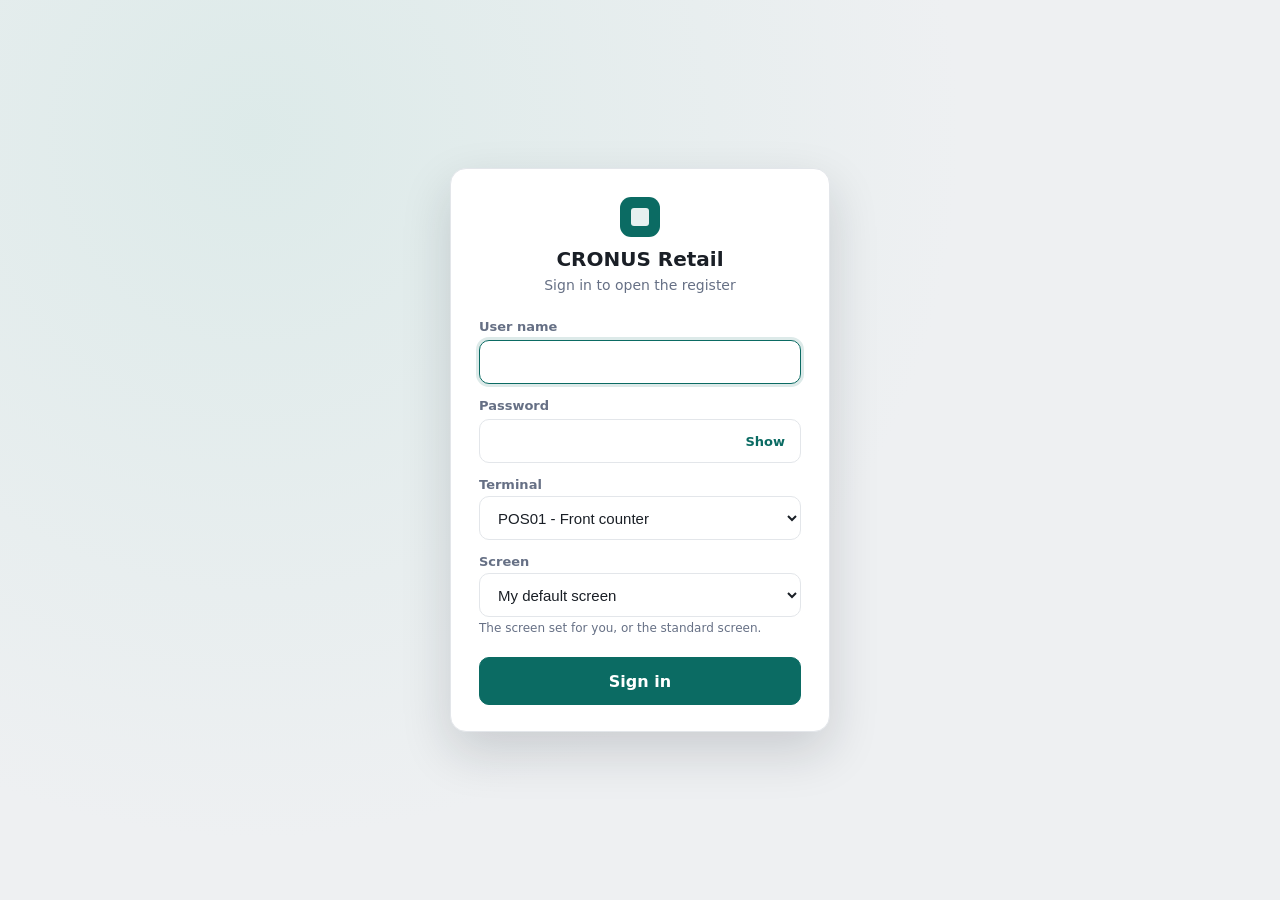
<file: preview/index.html>
<!doctype html>
<!--
  Browser preview of the register UI with a tiny fake "Business Central" behind it.
  Open this file directly in a browser. It is NOT part of the AL app.
-->
<html>
<head>
<meta charset="utf-8">
<title>POS preview</title>
<link rel="stylesheet" href="../src/ControlAddIn/css/pos.css">
</head>
<body>
<div id="controlAddIn"></div>
<script>
(function () {
  var items = [
    { no: '1896-S', description: 'ATHENS Desk', price: 1000.8, uom: 'PCS', tracked: true, stock: 12, category: 'DESK', vat: 15 },
    { no: '1906-S', description: 'ATHENS Mobile Pedestal', price: 392.5, uom: 'PCS', tracked: true, stock: 3, category: 'DESK', vat: 15 },
    { no: '1968-S', description: 'MEXICO Swivel Chair, black', price: 190.1, uom: 'PCS', tracked: true, stock: 0, category: 'CHAIR', vat: 15 },
    { no: '1964-S', description: 'TOKYO Guest Chair, blue', price: 192.8, uom: 'PCS', tracked: true, stock: 40, category: 'CHAIR', vat: 15 },
    { no: 'GL-1', description: 'Gift wrapping', price: 5, uom: 'PCS', tracked: false, stock: 0, category: '', vat: 0 }
  ];
  var barcodes = { '5449000000996': '1964-S' };
  var customers = [{ no: 'CASH', name: 'Walk-in customer', phone: '', city: '' }, { no: '10000', name: 'Adatum Corporation', phone: '555-0100', city: 'Atlanta' }];
  var cfg = { companyName: 'CRONUS Retail', footer: 'Thank you!', startFullScreen: location.search.indexOf('fullscreen') > -1, currency: 'EGP', maxDiscount: 20, precision: 0.01, idleMinutes: (/idle=([\d.]+)/.exec(location.search) || [0, 0])[1] * 1,
    paymentMethods: [
      { code: 'CASH', description: 'Cash', type: 'Cash', isCash: true, quickAmounts: '50,100,200,500' },
      { code: 'CARD', description: 'Card', type: 'Card', isCash: false, quickAmounts: '' }],
    categories: [{ code: 'DESK', description: 'Desks' }, { code: 'CHAIR', description: 'Chairs' }],
    themeCode: (/theme=(\w+)/.exec(location.search) || [0, 'TEAL'])[1],
    themes: [
      { code: 'TEAL', name: 'Teal (light)', accent: '#0B6B63', accentText: '#FFFFFF', background: '#EEF0F2', panel: '#FFFFFF', text: '#1A1F26', muted: '#667085', border: '#E3E6EA', danger: '#B42318' },
      { code: 'MIDNIGHT', name: 'Midnight (dark)', accent: '#2DD4BF', accentText: '#062A27', background: '#0F141A', panel: '#1A222B', text: '#E7ECF2', muted: '#98A2B3', border: '#2A3541', danger: '#F97066' },
      { code: 'SUNSET', name: 'Sunset (warm)', accent: '#C2410C', accentText: '#FFFFFF', background: '#FBF3EA', panel: '#FFFFFF', text: '#2B1D14', muted: '#7A6250', border: '#EADBC9', danger: '#B42318' },
      { code: 'BAD', name: 'Broken colors', accent: 'red', accentText: '', background: '#12', panel: null, text: '#1A1F26', muted: '#667085', border: '#E3E6EA', danger: '#B42318' }],
    headerPicture: (location.search.indexOf('nopics') > -1) ? '' : '[data-uri]',
    footerPicture: (location.search.indexOf('nopics') > -1) ? '' : '[data-uri]',
    setupIssues: (location.search.indexOf('issues') > -1) ? ['Receipt Nos. is missing in POS Setup.'] : [] };
  var seq = 1, receipt, held = [], posted = [];
  // ---- mock stores and terminals (the real ones are the POS Store / POS Terminal tables)
  var noTerms = location.search.indexOf('noterminals') > -1;
  var stores = {
    MAIN: { no: 'MAIN', name: 'Main Store', address: '12 Nile Street, Cairo', phone: '02 555 0100', taxNo: '100-200-300' },
    MALL: { no: 'MALL', name: 'City Mall Branch', address: 'Level 2, City Mall, Giza', phone: '02 555 0200', taxNo: '100-200-301' },
    DELIV: { no: 'DELIV', name: 'Delivery Hub', address: '5 Ring Road, Cairo', phone: '02 555 0300', taxNo: '100-200-302', delivery: true }
  };
  var deliveryClients = [
    { no: 'DC0001', name: 'Mona Adel', phone: '010 5550 123', address: '14 Garden Street, Giza', zone: 'WEST', blocked: false },
    { no: 'DC0002', name: 'Hotel Nile', phone: '02 555 7000', address: 'Corniche Road, Cairo', zone: 'CENTRAL', blocked: false },
    { no: 'DC0003', name: 'Omar Fathy', phone: '012 5550 987', address: '8 Road 9, Maadi', zone: 'SOUTH', blocked: false },
    { no: 'DC0004', name: 'Blocked Client', phone: '000', address: '', zone: '', blocked: true }
  ];
  var deliveryDrivers = [
    { no: 'DRV-01', name: 'Samir', phone: '010 111 2222', vehicle: 'Van', status: 'Available', store: 'DELIV' },
    { no: 'DRV-02', name: 'Karim', phone: '010 333 4444', vehicle: 'Motorbike', status: 'On Delivery', store: '' },
    { no: 'DRV-03', name: 'Tarek', phone: '010 555 6666', vehicle: 'Car', status: 'Off Duty', store: '' },
    { no: 'DRV-04', name: 'Wael', phone: '010 777 8888', vehicle: 'Van', status: 'Available', store: 'MAIN' }
  ];
  var terminals = noTerms ? {} : {
    POS01: { no: 'POS01', description: 'Front counter', storeNo: 'MAIN', status: 'Active', managerOnly: false, autoLogoff: 0 },
    POS02: { no: 'POS02', description: 'Garden counter', storeNo: 'MAIN', status: 'Active', managerOnly: false, autoLogoff: ((/logoffmin=([\d.]+)/.exec(location.search) || [0, 0])[1] * 1) },
    POS03: { no: 'POS03', description: 'Spare', storeNo: 'MAIN', status: 'Maintenance', managerOnly: false, autoLogoff: 0 },
    POS11: { no: 'POS11', description: 'Mall counter', storeNo: 'MALL', status: 'Active', managerOnly: false, autoLogoff: 0 },
    POS12: { no: 'POS12', description: 'Mall back office', storeNo: 'MALL', status: 'Active', managerOnly: true, autoLogoff: 0 },
    POS21: { no: 'POS21', description: 'Delivery desk', storeNo: 'DELIV', status: 'Active', managerOnly: false, autoLogoff: 0 }
  };
  cfg.hasTerminals = !noTerms;
  var recs = {};

  function newReceipt() { receipt = { no: 'R' + String(seq++).padStart(5, '0'), status: 'Open', onHold: false, customerNo: 'CASH', customerName: 'Walk-in customer', lines: [], payments: [], cashier: 'HANY', date: '2026-11-10', time: '17:45', invoiceNo: '', itemCount: 0, subtotal: 0, discount: 0, vat: 0, total: 0, tendered: 0, change: 0, terminal: '', storeNo: '', store: {}, deliveryClientNo: '', deliveryClientName: '', deliveryDriverNo: '', deliveryDriverName: '', deliveryStatus: '' }; if (sess.loggedIn) stamp(); }
  function r2(n) { return Math.round(n * 100) / 100; }
  function calc() {
    var base = {}, sub = 0, disc = 0, vat = 0;
    receipt.lines.forEach(function (l) {
      l.discountAmount = r2(l.qty * l.unitPrice * l.discountPct / 100);
      l.lineAmount = r2(l.qty * l.unitPrice) - l.discountAmount;
      sub += l.lineAmount; disc += l.discountAmount; base[l.vatPct] = (base[l.vatPct] || 0) + l.lineAmount;
    });
    Object.keys(base).forEach(function (p) { vat += r2(base[p] * p / 100); });
    receipt.subtotal = r2(sub); receipt.discount = r2(disc); receipt.vat = r2(vat); receipt.total = r2(sub + vat);
  }
  function add(no, qty) {
    var it = items.filter(function (i) { return i.no === no; })[0];
    if (!it) throw new Error('Item ' + no + ' does not exist.');
    var l = receipt.lines.filter(function (x) { return x.itemNo === no && !x.discountPct; })[0];
    if (l) l.qty += qty; else receipt.lines.push({ lineNo: (receipt.lines.length + 1) * 10000, itemNo: no, description: it.description, uom: it.uom, qty: qty, unitPrice: it.price, discountPct: 0, discountAmount: 0, lineAmount: 0, vatPct: it.vat });
    calc();
  }
  function products(text, cat) {
    text = (text || '').toLowerCase();
    return items.filter(function (i) { return (!cat || i.category === cat) && (!text || i.description.toLowerCase().indexOf(text) > -1 || i.no.toLowerCase().indexOf(text) === 0); });
  }
  // ---- mock session (the real one is the POS Session codeunit)
  var users = { ADMIN: { pw: 'admin123', admin: true, store: '' }, ANNA: { pw: 'anna1234', admin: false, store: 'MAIN', design: 'touch' }, BOB: { pw: 'bob12345', admin: false, store: 'MALL' } };
  var sess = { loggedIn: false, userName: '', isAdmin: false, terminal: null, design: '' };
  var setupDesign = (location.search.match(/[?&]setupdesign=(\w+)/) || [])[1] || '';
  var DESIGN_CODES = ['classic', 'touch', 'scan'];
  var fails = 0, lockedUntil = 0, noUsers = location.search.indexOf('nousers') > -1;
  function sessionJson(extra) {
    var o = { loggedIn: sess.loggedIn, userName: sess.userName, isAdmin: sess.isAdmin, hasUsers: !noUsers, themeCode: cfg.themeCode,
              idleMinutes: (sess.terminal && sess.terminal.autoLogoff > 0) ? sess.terminal.autoLogoff : cfg.idleMinutes };
    if (sess.loggedIn) o.design = sess.design;
    if (sess.loggedIn && sess.terminal) {
      o.terminal = { no: sess.terminal.no, description: sess.terminal.description, storeNo: sess.terminal.storeNo, storeName: stores[sess.terminal.storeNo].name, delivery: !!stores[sess.terminal.storeNo].delivery };
    } else if (!sess.loggedIn) {
      o.terminals = Object.keys(terminals).map(function (k) { return terminals[k]; }).filter(function (t) { return t.status === 'Active'; })
        .map(function (t) { return { no: t.no, description: t.description, storeNo: t.storeNo, storeName: stores[t.storeNo].name }; });
    }
    if (extra) o.error = extra;
    return o;
  }
  function sessionActions(action, p) {
    if (action === 'session') return { session: sessionJson() };
    if (action === 'logout') { stash(); sess = { loggedIn: false, userName: '', isAdmin: false, terminal: null }; return { session: sessionJson() }; }
    if (action === 'login') {
      stash();
      sess = { loggedIn: false, userName: '', isAdmin: false, terminal: null };
      if (Date.now() < lockedUntil) return { session: sessionJson('Too many failed attempts. Try again in 30 seconds.') };
      var u = noUsers ? null : users[String(p.userName || '').toUpperCase()];
      if (u && u.pw === p.password) {
        fails = 0;
        var term = null;
        if (Object.keys(terminals).length) {
          if (!p.terminalNo) return { session: sessionJson('Choose the terminal you are working at.') };
          term = terminals[p.terminalNo];
          if (!term) return { session: sessionJson('That terminal does not exist.') };
          if (term.status !== 'Active') return { session: sessionJson('Terminal ' + term.no + ' is not active (status: ' + term.status + ').') };
          if (u.store && u.store !== term.storeNo) return { session: sessionJson('User ' + String(p.userName).toUpperCase() + ' works in store ' + u.store + ' and cannot sign in to terminal ' + term.no + ' of store ' + term.storeNo + '.') };
          if (term.managerOnly && !u.admin) return { session: sessionJson('Terminal ' + term.no + ' can only be used by an administrator.') };
        }
        var chosen = DESIGN_CODES.indexOf(p.design) > -1 ? p.design : (u.design || setupDesign || 'classic');
        sess = { loggedIn: true, userName: String(p.userName).toUpperCase(), isAdmin: u.admin, terminal: term, design: chosen };
        var key = sess.userName + '|' + (term ? term.no : '');
        receipt = recs[key] || (newReceipt(), receipt);
        stamp();
        return null;
      }
      if (++fails >= 5) { lockedUntil = Date.now() + 30000; fails = 0; return { session: sessionJson('Too many failed attempts. Try again in 30 seconds.') }; }
      return { session: sessionJson('Wrong user name or password.') };
    }
    return null;
  }
  function stash() { if (sess.loggedIn && receipt) recs[sess.userName + '|' + (sess.terminal ? sess.terminal.no : '')] = receipt; }
  function stamp() {
    receipt.cashier = sess.userName;
    receipt.terminal = sess.terminal ? sess.terminal.no : '';
    receipt.storeNo = sess.terminal ? sess.terminal.storeNo : '';
    receipt.store = sess.terminal ? stores[sess.terminal.storeNo] : {};
  }
  function heldStore() { return sess.terminal ? sess.terminal.storeNo : ''; }
  function heldView() {
    return held.filter(function (h) { return (sess.isAdmin || h.cashier === sess.userName) && (!h.storeNo || h.storeNo === heldStore()); })
               .map(function (h) { var c = Object.assign({}, h); delete c.r; c.mine = h.cashier === sess.userName; return c; });
  }
  function handle(action, p) {
    var res = {};
    var early = sessionActions(action, p);
    if (early) return early;
    if (action === 'login') action = 'init';
    if (!sess.loggedIn) throw new Error('Please sign in to continue.');
    if ((action === 'clear' || action === 'discard-held' || (action === 'set-discount' && p.pct > 0)) && !sess.isAdmin) throw new Error('This action needs an administrator.');
    switch (action) {
      case 'init': res.products = products('', ''); res.held = heldView(); break;
      case 'search-products': res.products = products(p.text, p.category); break;
      case 'scan': {
        var code = p.code, q = 1, m = /^(\d+(?:\.\d+)?)\*(.+)$/.exec(code);
        if (m) { q = parseFloat(m[1]); code = m[2]; }
        var no = barcodes[code] || (items.some(function (i) { return i.no.toLowerCase() === code.toLowerCase(); }) ? code.toUpperCase() : null);
        if (no) add(no, q); else { res.products = products(code, ''); res.message = { type: 'info', text: 'No item matches "' + code + '". Showing similar items.' }; }
        break; }
      case 'add-item': add(p.itemNo, p.qty); break;
      case 'set-qty': if (p.qty <= 0 && !sess.isAdmin) throw new Error('This action needs an administrator.'); receipt.lines = receipt.lines.filter(function (l) { if (l.lineNo === p.lineNo) { l.qty = p.qty; return p.qty > 0; } return true; }); calc(); break;
      case 'set-discount': if (p.pct > 20) throw new Error('The maximum line discount is 20%.'); receipt.lines.forEach(function (l) { if (l.lineNo === p.lineNo) l.discountPct = p.pct; }); calc(); break;
      case 'remove-line': if (!sess.isAdmin) throw new Error('This action needs an administrator.'); receipt.lines = receipt.lines.filter(function (l) { return l.lineNo !== p.lineNo; }); calc(); break;
      case 'search-customers': res.customers = customers.filter(function (c) { return !p.text || c.name.toLowerCase().indexOf(p.text.toLowerCase()) > -1; }); break;
      case 'set-customer': customers.forEach(function (c) { if (c.no === p.customerNo) { receipt.customerNo = c.no; receipt.customerName = c.name; } }); break;
      case 'search-clients': res.clients = deliveryClients.filter(function (c) { var t = (p.text || '').toLowerCase(); return !c.blocked && (!t || c.name.toLowerCase().indexOf(t) > -1 || c.no.toLowerCase().indexOf(t) === 0 || c.phone.indexOf(t) > -1); }); break;
      case 'set-client': {
        if (!stores[sess.terminal.storeNo].delivery) throw new Error('Delivery clients and drivers can only be chosen in a store of type Delivery.');
        var cl = deliveryClients.filter(function (c) { return c.no === p.clientNo; })[0];
        if (cl.blocked) throw new Error('Delivery client ' + cl.no + ' is blocked.');
        receipt.deliveryClientNo = cl.no; receipt.deliveryClientName = cl.name; break; }
      case 'list-drivers': res.drivers = deliveryDrivers.filter(function (d) { return d.status !== 'Off Duty' && (!d.store || d.store === sess.terminal.storeNo); }); break;
      case 'set-driver': {
        if (!stores[sess.terminal.storeNo].delivery) throw new Error('Delivery clients and drivers can only be chosen in a store of type Delivery.');
        var dr = deliveryDrivers.filter(function (d) { return d.no === p.driverNo; })[0];
        if (dr.status === 'Off Duty') throw new Error('Driver ' + dr.no + ' is off duty.');
        receipt.deliveryDriverNo = dr.no; receipt.deliveryDriverName = dr.name; break; }
      case 'hold': held.push({ no: receipt.no, cashier: sess.userName, terminal: receipt.terminal, storeNo: receipt.storeNo, time: '17:46', customerName: receipt.customerName, itemCount: receipt.itemCount, total: receipt.total, r: receipt }); newReceipt(); res.message = { type: 'info', text: 'Receipt held.' }; res.held = heldView(); break;
      case 'list-held': res.held = heldView(); res.openPanel = 'held'; break;
      case 'recall': { var h = held.filter(function (x) { return x.no === p.receiptNo; })[0]; if (h.storeNo && h.storeNo !== heldStore()) throw new Error('Receipt ' + h.no + ' was put on hold in store ' + h.storeNo + ' and cannot be recalled in this store.'); if (h.cashier !== sess.userName && !sess.isAdmin) throw new Error('Receipt ' + h.no + ' was put on hold by another cashier. Only an administrator can recall it.'); held = held.filter(function (x) { return x !== h; }); var was = h.cashier; receipt = h.r; stamp(); res.message = { type: 'info', text: was !== sess.userName ? 'Receipt ' + h.no + ' taken over from ' + was + '.' : 'Receipt ' + h.no + ' recalled.' }; break; }
      case 'discard-held': held = held.filter(function (x) { return x.no !== p.receiptNo; }); res.held = heldView(); res.openPanel = 'held'; break;
      case 'clear': newReceipt(); res.message = { type: 'info', text: 'Sale cancelled.' }; break;
      case 'checkout': {
        if (stores[sess.terminal.storeNo].delivery) {
          if (!receipt.deliveryClientNo) throw new Error('Choose the delivery client before completing a sale in a delivery store.');
          if (!receipt.deliveryDriverNo) throw new Error('Choose the delivery driver before completing a sale in a delivery store.');
          receipt.deliveryStatus = 'New';
          receipt.deliveryOrderNo = 'DO' + String(1000 + seq);
        }
        if (location.search.indexOf('failpost') > -1) throw new Error('Item 1968-S: Inventory is negative after posting.');
        var paid = 0; p.payments.forEach(function (x) { paid += x.amount; });
        receipt.payments = p.payments.map(function (x) { return { method: x.method, description: x.method === 'CASH' ? 'Cash' : 'Card', amount: x.amount, applied: x.amount }; });
        receipt.tendered = r2(paid); receipt.change = r2(Math.max(0, paid - receipt.total)); receipt.status = 'Posted'; receipt.invoiceNo = '103' + (1000 + seq);
        var doneR = receipt; res.receiptDone = doneR; newReceipt(); res.message = { type: 'success', text: doneR.deliveryOrderNo ? 'Sale completed. Delivery order ' + doneR.deliveryOrderNo + ' created.' : 'Sale completed.' }; break; }
      case 'set-theme': cfg.themeCode = p.code; break;
      case 'set-design': if (DESIGN_CODES.indexOf(p.code) > -1) { sess.design = p.code; if (p.remember) users[sess.userName].design = p.code; } break;
      case 'reprint-last': res.receiptDone = posted[posted.length - 1] || receipt; break;
      default: throw new Error('Unknown POS action ' + action + '.');
    }
    receipt.itemCount = receipt.lines.reduce(function (s, l) { return s + l.qty; }, 0);
    res.receipt = receipt; res.heldCount = heldView().length; res.session = sessionJson();
    return res;
  }

  newReceipt();
  window.__log = [];
  window.Microsoft = { Dynamics: { NAV: { InvokeExtensibilityMethod: function (name, args) {
    window.__log.push([name].concat(args));
    setTimeout(function () {
      if (name === 'ControlReady') { Initialize(JSON.stringify(cfg)); Apply(JSON.stringify(handle('session', {}))); return; }
      var res;
      try { res = handle(args[0], JSON.parse(args[1])); }
      catch (e) { res = { message: { type: 'error', text: e.message }, session: sessionJson() }; if (sess.loggedIn) { res.receipt = receipt; res.heldCount = heldView().length; } }
      Apply(JSON.stringify(res));
    }, 30);
  } } } };
})();
</script>
<script src="../src/ControlAddIn/js/theme.js"></script>
<script src="../src/ControlAddIn/js/pos.js"></script>
<script src="../src/ControlAddIn/js/startup.js"></script>
</body>
</html>
</file>
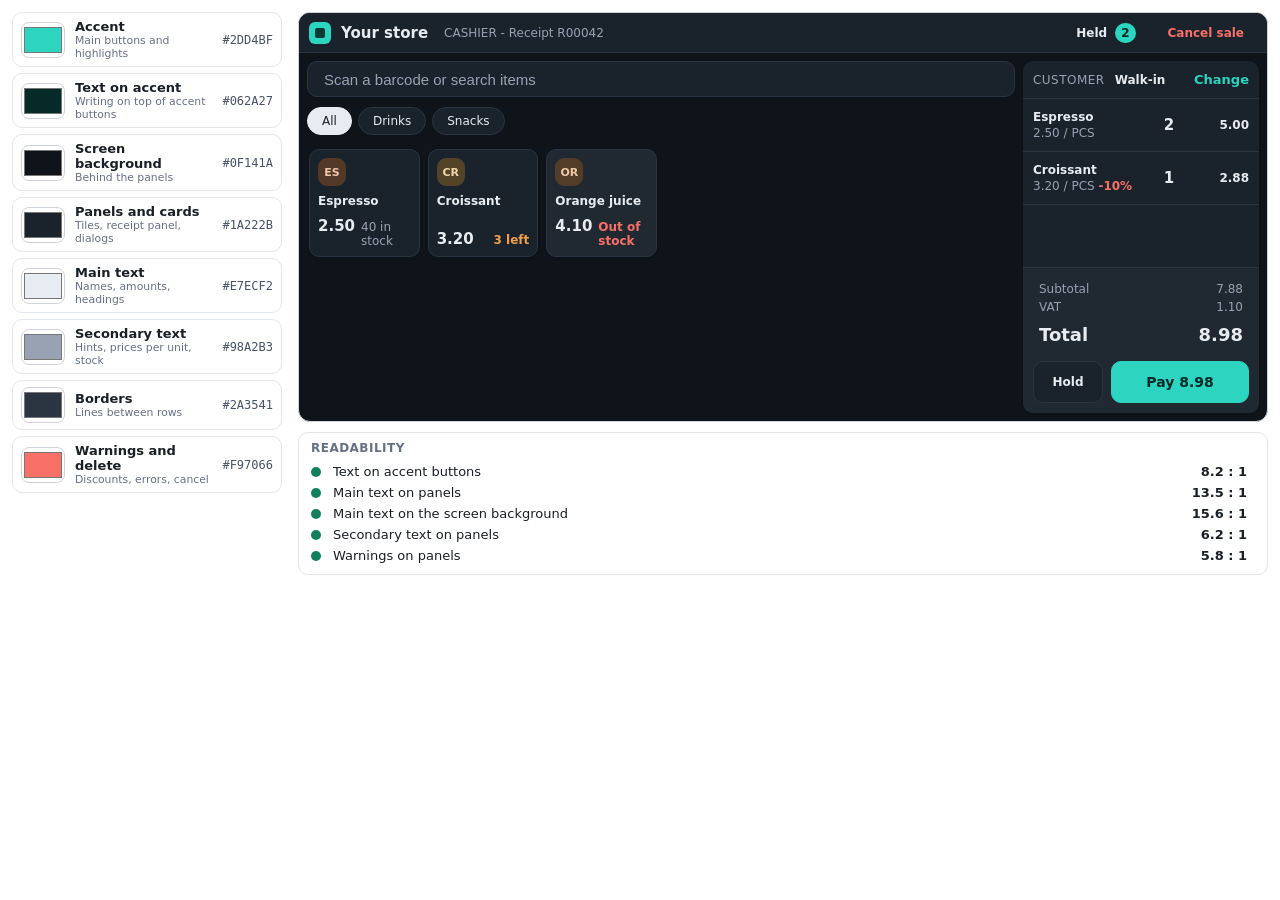
<file: preview/theme-editor.html>
<!doctype html>
<!-- Browser preview of the theme editor with a fake Business Central behind it. Not part of the AL app. -->
<html><head><meta charset="utf-8"><title>Theme editor preview</title>
<link rel="stylesheet" href="../src/ControlAddIn/css/pos.css">
<link rel="stylesheet" href="../src/ControlAddIn/css/themeeditor.css">
</head><body style="margin:0;height:600px">
<div id="controlAddIn" style="height:600px"></div>
<script>
window.__log = [];
window.Microsoft = { Dynamics: { NAV: { InvokeExtensibilityMethod: function (name, args) {
  window.__log.push([name].concat(args));
  if (name === 'ControlReady') {
    setTimeout(function () { SetTheme(JSON.stringify({ code: 'MIDNIGHT', name: 'Midnight', accent: '#2DD4BF', accentText: '#062A27', background: '#0F141A', panel: '#1A222B', text: '#E7ECF2', muted: '#98A2B3', border: '#2A3541', danger: '#F97066' })); }, 20);
  }
} } } };
</script>
<script src="../src/ControlAddIn/js/theme.js"></script>
<script src="../src/ControlAddIn/js/themeeditor.js"></script>
<script src="../src/ControlAddIn/js/themeeditor-start.js"></script>
</body></html>
</file>
<file: src/ControlAddIn/css/pos.css>
/* Retail POS register - styles for the "POS Control" add-in */

:root {
  --bg: #eef0f2;
  --surface: #ffffff;
  --ink: #1a1f26;
  --muted: #667085;
  --line: #e3e6ea;
  --accent: #0b6b63;
  --accent-ink: #ffffff;
  --danger: #b42318;
  --warn: #b25e09;
  --radius: 10px;
  --shadow: 0 1px 2px rgba(16, 24, 40, .06), 0 1px 3px rgba(16, 24, 40, .08);
  font-family: "Segoe UI", system-ui, -apple-system, Roboto, sans-serif;
}

/* Tokens derived from the eight theme colours. Defined on .pos so they are recomputed wherever a theme is applied. */
.pos, .te-preview {
  --hover: color-mix(in srgb, var(--ink) 6%, var(--surface));
  --subtle: color-mix(in srgb, var(--ink) 3%, var(--surface));
  --line-strong: color-mix(in srgb, var(--ink) 22%, var(--surface));
  --accent-soft: color-mix(in srgb, var(--accent) 14%, var(--surface));
  --accent-strong: color-mix(in srgb, var(--accent) 82%, black);
  --danger-soft: color-mix(in srgb, var(--danger) 13%, var(--surface));
  --danger-strong: color-mix(in srgb, var(--danger) 82%, black);
}
[data-mode="dark"] { color-scheme: dark; }
[hidden] { display: none !important; }
html, body, #controlAddIn { height: 100%; margin: 0; background: var(--bg); }
* { box-sizing: border-box; }
button { font: inherit; color: inherit; cursor: pointer; }
button:disabled { cursor: not-allowed; opacity: .45; }

.pos {
  position: relative;
  display: flex;
  flex-direction: column;
  height: 100%;
  background: var(--bg);
  color: var(--ink);
  font-size: 14px;
  overflow: hidden;
}

/* ---------- top bar ---------- */
.topbar {
  display: flex; align-items: center; gap: 16px;
  height: 52px; padding: 0 16px;
  background: var(--surface); border-bottom: 1px solid var(--line);
  flex: none;
}
.brand { display: flex; align-items: center; gap: 10px; font-weight: 600; font-size: 15px; }
.logo { width: 22px; height: 22px; border-radius: 6px; background: var(--accent); position: relative; }
.logo::after { content: ""; position: absolute; inset: 6px; border-radius: 2px; background: var(--accent-ink); opacity: .9; }
.who { color: var(--muted); flex: 1; white-space: nowrap; overflow: hidden; text-overflow: ellipsis; }
.top-actions { display: flex; gap: 6px; }

.banner { background: color-mix(in srgb, var(--warn) 14%, var(--surface)); color: var(--ink); border-bottom: 1px solid color-mix(in srgb, var(--warn) 40%, var(--surface)); padding: 8px 16px; flex: none; }
.banner[hidden] { display: none; }

/* ---------- buttons ---------- */
.btn {
  min-height: 44px; padding: 0 18px; border-radius: var(--radius);
  border: 1px solid var(--line); background: var(--surface);
  font-weight: 600; display: inline-flex; align-items: center; justify-content: center; gap: 8px;
  transition: background .12s, border-color .12s, transform .05s;
}
.btn:hover:not(:disabled) { background: var(--hover); border-color: var(--line-strong); }
.btn:active:not(:disabled) { transform: translateY(1px); }
.btn.ghost { border-color: transparent; background: transparent; min-height: 38px; padding: 0 12px; }
.btn.ghost:hover:not(:disabled) { background: var(--hover); }
.btn.ghost.danger { color: var(--danger); }
.btn.primary { background: var(--accent); border-color: var(--accent); color: var(--accent-ink); }
.btn.primary:hover:not(:disabled) { background: var(--accent-strong); border-color: var(--accent-strong); }
.btn.danger-fill { background: var(--danger); border-color: var(--danger); color: #fff; }
.btn.danger-fill:hover:not(:disabled) { background: var(--danger-strong); }
.btn.small { min-height: 34px; padding: 0 12px; font-size: 13px; }
.btn.big { min-height: 52px; font-size: 16px; padding: 0 28px; }
kbd { font: 11px/1 ui-monospace, Consolas, monospace; padding: 3px 5px; border-radius: 4px; background: color-mix(in srgb, var(--ink) 10%, transparent); font-weight: 500; }
.primary kbd { background: rgba(255,255,255,.22); }
.badge { min-width: 20px; height: 20px; padding: 0 6px; border-radius: 10px; background: var(--accent); color: var(--accent-ink); font-size: 12px; display: inline-flex; align-items: center; justify-content: center; }
.badge.zero { background: var(--muted); color: var(--surface); }

/* ---------- layout ---------- */
.layout { flex: 1; min-height: 0; display: grid; grid-template-columns: minmax(0, 1fr) 410px; gap: 12px; padding: 12px; }
.catalog { display: flex; flex-direction: column; min-height: 0; gap: 10px; }
.ticket {
  display: flex; flex-direction: column; min-height: 0;
  background: var(--surface); border-radius: var(--radius); box-shadow: var(--shadow);
}

/* ---------- catalog ---------- */
.searchbar input { color: var(--ink);
  width: 100%; height: 48px; padding: 0 16px; font-size: 15px;
  border: 1px solid var(--line); border-radius: var(--radius); background: var(--surface);
  outline: none; box-shadow: var(--shadow);
}
.searchbar input:focus { border-color: var(--accent); box-shadow: 0 0 0 3px var(--accent-soft); }
.chips { display: flex; gap: 6px; overflow-x: auto; padding-bottom: 2px; flex: none; }
.chip { flex: none; height: 34px; padding: 0 14px; border-radius: 17px; border: 1px solid var(--line); background: var(--surface); font-weight: 500; }
.chip.on { background: var(--ink); border-color: var(--ink); color: var(--surface); }

.grid {
  flex: 1; min-height: 0; overflow-y: auto; padding: 2px 2px 8px;
  display: grid; grid-template-columns: repeat(auto-fill, minmax(150px, 1fr)); gap: 10px; align-content: start;
}
.tile {
  display: flex; flex-direction: column; align-items: stretch; gap: 8px; text-align: left;
  padding: 10px; min-height: 128px; border-radius: var(--radius);
  border: 1px solid var(--line); background: var(--surface); box-shadow: var(--shadow);
  transition: border-color .12s, transform .05s;
}
.tile:hover { border-color: var(--accent); }
.tile:active { transform: scale(.98); }
.tile .ini {
  width: 38px; height: 38px; border-radius: 9px; display: grid; place-items: center; font-weight: 700; font-size: 14px;
  background: hsl(var(--h) 55% 92%); color: hsl(var(--h) 45% 28%);
}
.tile .name { font-weight: 600; line-height: 1.25; flex: 1; display: -webkit-box; -webkit-line-clamp: 2; -webkit-box-orient: vertical; overflow: hidden; }
.tile .meta { display: flex; justify-content: space-between; align-items: baseline; gap: 6px; }
.tile .meta b { font-size: 15px; font-variant-numeric: tabular-nums; }
.tile .stock { font-size: 12px; color: var(--muted); }
.tile.low .stock { color: var(--warn); font-weight: 600; }
.tile.out { background: var(--subtle); }
.tile.out .stock { color: var(--danger); font-weight: 600; }

.empty { color: var(--muted); text-align: center; padding: 28px 12px; grid-column: 1 / -1; }
.empty.big { padding: 56px 24px; }
.empty-ico { width: 52px; height: 52px; margin: 0 auto 12px; border-radius: 50%; background: var(--accent-soft); color: var(--accent); display: grid; place-items: center; font-size: 28px; font-weight: 300; }

/* ---------- ticket ---------- */
.customer {
  display: flex; align-items: center; gap: 10px; width: 100%; min-height: 52px; padding: 0 16px;
  border: 0; border-bottom: 1px solid var(--line); background: transparent; text-align: left;
  border-radius: var(--radius) var(--radius) 0 0;
}
.customer:hover { background: var(--hover); }
.customer[hidden] { display: none; }
.c-label { color: var(--muted); font-size: 12px; text-transform: uppercase; letter-spacing: .04em; }
.c-name { flex: 1; font-weight: 600; white-space: nowrap; overflow: hidden; text-overflow: ellipsis; }
.c-go { color: var(--accent); font-weight: 600; font-size: 13px; }

.lines { flex: 1; min-height: 0; overflow-y: auto; }
.line {
  display: grid; grid-template-columns: minmax(0, 1fr) auto 78px auto; align-items: center; gap: 8px;
  padding: 10px 12px 10px 16px; border-bottom: 1px solid var(--line);
}
.line.flash { animation: flash 1s ease-out; }
@keyframes flash { from { background: var(--accent-soft); } to { background: transparent; } }
.l-desc { font-weight: 600; white-space: nowrap; overflow: hidden; text-overflow: ellipsis; }
.l-sub { color: var(--muted); font-size: 12px; margin-top: 2px; font-variant-numeric: tabular-nums; }
.disc { color: var(--danger); font-weight: 600; }
.l-qty { display: flex; align-items: center; gap: 2px; }
.sq { width: 32px; height: 36px; border: 1px solid var(--line); background: var(--surface); border-radius: 8px; font-size: 18px; line-height: 1; }
.sq:hover { background: var(--hover); }
.q { min-width: 40px; height: 36px; padding: 0 4px; border: 0; background: transparent; font-weight: 700; font-size: 15px; border-radius: 8px; font-variant-numeric: tabular-nums; }
.q:hover { background: var(--hover); }
.l-amt { text-align: right; font-weight: 700; font-variant-numeric: tabular-nums; }
.l-tools { display: flex; flex-direction: column; gap: 2px; }
.tool { width: 28px; height: 22px; padding: 0; border: 0; background: transparent; color: var(--muted); border-radius: 6px; font-size: 14px; font-weight: 600; line-height: 1; }
.tool:hover { background: var(--hover); color: var(--ink); }
.tool.del:hover { background: var(--danger-soft); color: var(--danger); }

.totals { padding: 12px 16px 6px; border-top: 1px solid var(--line); background: var(--subtle); }
.t-row { display: flex; justify-content: space-between; padding: 2px 0; color: var(--muted); font-variant-numeric: tabular-nums; }
.t-row.disc { color: var(--danger); }
.t-row.grand { color: var(--ink); font-size: 24px; font-weight: 700; padding-top: 8px; }
.ticket-actions { display: grid; grid-template-columns: 110px 1fr; gap: 8px; padding: 10px 16px 16px; background: var(--subtle); border-radius: 0 0 var(--radius) var(--radius); }
.ticket-actions .pay { min-height: 58px; font-size: 18px; }

/* ---------- modals ---------- */
.overlay { position: absolute; inset: 0; background: rgba(16, 24, 40, .45); display: grid; place-items: center; z-index: 20; padding: 16px; animation: fade .12s ease-out; }
@keyframes fade { from { opacity: 0; } to { opacity: 1; } }
.modal { width: min(440px, 100%); max-height: 100%; overflow: auto; background: var(--surface); border-radius: 14px; padding: 18px 20px 20px; box-shadow: 0 20px 50px rgba(16, 24, 40, .28); display: flex; flex-direction: column; gap: 12px; }
.modal-payment { width: min(780px, 100%); }
.modal-receipt { width: min(400px, 100%); }
.modal-customers, .modal-clients, .modal-drivers, .modal-held { width: min(520px, 100%); }
.m-head { display: flex; align-items: center; justify-content: space-between; gap: 12px; }
.m-head h2 { margin: 0; font-size: 18px; }
.x { width: 34px; height: 34px; border: 0; border-radius: 8px; background: transparent; font-size: 24px; line-height: 1; color: var(--muted); }
.x:hover { background: var(--hover); }
.m-text { margin: 0; color: var(--muted); line-height: 1.45; }
.m-foot { display: flex; justify-content: flex-end; gap: 8px; margin-top: 4px; }
.hint { color: var(--muted); font-size: 13px; }

.kp-display { height: 62px; display: flex; align-items: center; justify-content: flex-end; padding: 0 16px; border: 1px solid var(--line); border-radius: var(--radius); background: var(--subtle); font-size: 30px; font-weight: 700; font-variant-numeric: tabular-nums; }
.kp-display .ph { color: var(--muted); }
.kp-grid { display: grid; grid-template-columns: repeat(3, 1fr); gap: 8px; }
.key { height: 56px; border: 1px solid var(--line); background: var(--surface); border-radius: var(--radius); font-size: 22px; font-weight: 600; }
.key:hover { background: var(--hover); }
.key:active { background: var(--accent-soft); }

.text { background: var(--surface); color: var(--ink); width: 100%; height: 44px; padding: 0 14px; border: 1px solid var(--line); border-radius: var(--radius); font-size: 15px; outline: none; }
.text:focus { border-color: var(--accent); box-shadow: 0 0 0 3px var(--accent-soft); }
.list { display: flex; flex-direction: column; max-height: 360px; overflow-y: auto; margin: 0 -8px; }
.row { display: flex; align-items: center; gap: 10px; padding: 10px 8px; border: 0; border-bottom: 1px solid var(--line); background: transparent; text-align: left; width: 100%; border-radius: 0; }
button.row:hover { background: var(--hover); }
.r-main { flex: 1; display: flex; flex-direction: column; min-width: 0; }
.r-main small { color: var(--muted); }
.r-side { color: var(--muted); font-variant-numeric: tabular-nums; }

/* payment */
.pay-wrap { display: grid; grid-template-columns: 1fr 1fr; gap: 20px; }
.pay-left, .pay-right { display: flex; flex-direction: column; gap: 10px; min-width: 0; }
.pay-due { display: flex; justify-content: space-between; align-items: baseline; padding-bottom: 10px; border-bottom: 1px solid var(--line); }
.pay-due b { font-size: 34px; font-variant-numeric: tabular-nums; }
.pay-list { flex: 1; min-height: 80px; display: flex; flex-direction: column; gap: 4px; }
.pay-row { display: flex; align-items: center; gap: 8px; padding: 8px 10px; border-radius: 8px; background: var(--hover); }
.pay-row span { flex: 1; }
.pay-row b { font-variant-numeric: tabular-nums; }
.pay-rem { display: flex; justify-content: space-between; align-items: baseline; padding: 12px 14px; border-radius: var(--radius); background: var(--danger-soft); color: var(--danger); }
.pay-rem b { font-size: 26px; font-variant-numeric: tabular-nums; }
.pay-rem.done { background: var(--accent-soft); color: var(--accent); }
.quick-row { display: flex; flex-wrap: wrap; gap: 6px; }
.quick { height: 36px; padding: 0 12px; border-radius: 18px; border: 1px solid var(--line); background: var(--surface); font-weight: 600; }
.quick:hover { border-color: var(--accent); color: var(--accent); }
.method-row { display: grid; grid-template-columns: repeat(auto-fit, minmax(110px, 1fr)); gap: 8px; }
.method { height: 52px; border-radius: var(--radius); border: 2px solid var(--accent); background: var(--surface); color: var(--accent); font-weight: 700; }
.method:hover { background: var(--accent); color: var(--accent-ink); }

/* receipt */
.change-due { display: flex; justify-content: space-between; align-items: baseline; padding: 12px 14px; border-radius: var(--radius); background: var(--accent-soft); color: var(--accent); }
.change-due b { font-size: 30px; font-variant-numeric: tabular-nums; }
.rcpt-wrap { max-height: 340px; overflow-y: auto; background: #fbfaf7; border: 1px dashed #cfcabf; border-radius: 8px; }
.rcpt { padding: 14px 16px; font: 12.5px/1.4 "Courier New", ui-monospace, monospace; color: #222; }
.rcpt hr { border: 0; border-top: 1px dashed #9b9588; margin: 8px 0; }
.rcpt .r-title { text-align: center; font-weight: 700; font-size: 15px; }
.rcpt .r-center { text-align: center; }
.rcpt .r-pic { text-align: center; margin: 4px 0; }
.rcpt .r-pic img { max-width: 100%; max-height: 90px; object-fit: contain; }
.rcpt .r-center.small { font-size: 11px; }
.rcpt .r-row, .rcpt .r-q { display: flex; justify-content: space-between; gap: 8px; }
.rcpt .r-total { font-weight: 700; font-size: 15px; }
.rcpt .r-line { margin-bottom: 5px; }

/* ---------- toasts & busy ---------- */
#toasts { position: absolute; left: 16px; bottom: 16px; display: flex; flex-direction: column; gap: 8px; z-index: 40; max-width: min(460px, calc(100% - 32px)); pointer-events: none; }
.toast { pointer-events: auto; padding: 12px 16px; border-radius: var(--radius); background: var(--ink); color: var(--surface); box-shadow: 0 8px 24px rgba(16, 24, 40, .25); animation: rise .18s ease-out; line-height: 1.35; }
.toast.success { background: var(--accent); color: var(--accent-ink); }
.toast.error { background: var(--danger); color: #fff; }
@keyframes rise { from { transform: translateY(8px); opacity: 0; } to { transform: none; opacity: 1; } }

#busybar { position: absolute; top: 0; left: 0; height: 3px; width: 100%; z-index: 50; background: linear-gradient(90deg, transparent, var(--accent), transparent); background-size: 40% 100%; background-repeat: no-repeat; opacity: 0; }
#busybar.on { opacity: 1; animation: slide 1s linear infinite; }
@keyframes slide { from { background-position: -40% 0; } to { background-position: 140% 0; } }

@media (max-width: 900px) {
  .layout { grid-template-columns: 1fr; grid-template-rows: minmax(0, 1fr) minmax(0, 1.2fr); }
  .pay-wrap { grid-template-columns: 1fr; }
}
@media (prefers-reduced-motion: reduce) { * { animation: none !important; transition: none !important; } }

::placeholder { color: var(--muted); opacity: 1; }

/* initials on item tiles: pastel on light themes, deep on dark themes */
[data-mode="dark"] .tile .ini { background: hsl(var(--h) 35% 24%); color: hsl(var(--h) 70% 80%); }
[data-mode="dark"] .overlay { background: rgba(0, 0, 0, .6); }

/* theme picker */
.row.theme { gap: 14px; }
.row.theme.on { background: var(--accent-soft); }
.swatches { display: inline-flex; flex: none; }
.swatches i { width: 22px; height: 22px; border-radius: 50%; border: 2px solid var(--surface); margin-left: -6px; box-shadow: 0 0 0 1px var(--line); }
.swatches i:first-child { margin-left: 0; }
[data-mode="dark"] { --warn: #f0a04b; }

/* ---- login ---- */
.pos:not(.is-admin) .admin-only { display: none !important; }
.login { position: absolute; inset: 0; z-index: 40; display: grid; place-items: center; padding: 16px; overflow: auto;
  background: radial-gradient(circle at 20% 15%, var(--accent-soft), transparent 55%), var(--bg); }
.login-card { width: min(380px, 100%); background: var(--surface); border: 1px solid var(--line); border-radius: 16px;
  padding: 28px 28px 26px; box-shadow: 0 20px 50px rgba(16, 24, 40, .16); display: flex; flex-direction: column; gap: 6px; animation: rise .18s ease-out; }
.login-logo { display: flex; justify-content: center; margin-bottom: 4px; }
.login-logo .logo { width: 40px; height: 40px; border-radius: 11px; }
.login-logo .logo::after { inset: 11px; border-radius: 3px; }
.login-card h1 { margin: 0; font-size: 20px; text-align: center; color: var(--ink); }
.login-sub { margin: 0 0 12px; text-align: center; color: var(--muted); font-size: 14px; }
.login-card label { font-size: 13px; font-weight: 600; color: var(--muted); margin-top: 8px; }
.login-row { display: flex; flex-direction: column; gap: 4px; }
.login-row[hidden] { display: none; }
.login-row select.text { appearance: auto; }
.pass-wrap { position: relative; }
.pass-wrap .text { padding-right: 64px; }
.peek { position: absolute; right: 6px; top: 6px; height: 32px; padding: 0 10px; border: 0; border-radius: 8px; background: transparent; color: var(--accent); font-size: 13px; font-weight: 600; }
.peek:hover { background: var(--hover); }
.caps { font-size: 12px; color: var(--warn); }
.login-error { margin-top: 8px; padding: 10px 12px; border-radius: var(--radius); background: var(--danger-soft); color: var(--danger); font-size: 14px; line-height: 1.35; }
.login-go { margin-top: 14px; min-height: 48px; font-size: 16px; }

/* ---------- screen designs ----------
   The markup is the same for every design. The class design-<code> on .pos rearranges it.
   Classic is the base layout above and needs no rules. */

/* Touch: category rail, large tiles and big buttons for tablets */
.design-touch { font-size: 16px; }
.design-touch .topbar { height: 60px; }
.design-touch .layout { grid-template-columns: minmax(0, 1fr) 390px; }
.design-touch .catalog { display: grid; grid-template-columns: 150px minmax(0, 1fr); grid-template-rows: auto minmax(0, 1fr); gap: 10px 12px; }
.design-touch .searchbar { grid-column: 1 / -1; }
.design-touch .searchbar input { height: 56px; font-size: 17px; }
.design-touch .chips { flex-direction: column; overflow-x: visible; overflow-y: auto; min-height: 0; padding: 0; gap: 8px; }
.design-touch .chip { flex: none; height: 56px; border-radius: 12px; padding: 0 14px; text-align: left; font-size: 15px; font-weight: 600; }
.design-touch .grid { grid-template-columns: repeat(auto-fill, minmax(190px, 1fr)); gap: 12px; }
.design-touch .tile { min-height: 156px; padding: 14px; gap: 10px; }
.design-touch .tile .ini { width: 48px; height: 48px; font-size: 17px; }
.design-touch .tile .name { font-size: 17px; }
.design-touch .tile .meta b { font-size: 18px; }
.design-touch .customer { min-height: 62px; }
.design-touch .l-desc { white-space: normal; display: -webkit-box; -webkit-line-clamp: 2; -webkit-box-orient: vertical; line-height: 1.25; }
.design-touch .line { grid-template-columns: minmax(0, 1fr) auto 84px auto; padding: 12px 12px 12px 16px; }
.design-touch .sq { width: 46px; height: 46px; font-size: 22px; }
.design-touch .q { min-width: 48px; height: 46px; font-size: 18px; }
.design-touch .tool { width: 40px; height: 32px; font-size: 18px; }
.design-touch .ticket-actions { grid-template-columns: 120px 1fr; }
.design-touch .ticket-actions .btn { min-height: 64px; }
.design-touch .ticket-actions .pay { min-height: 72px; font-size: 22px; }

/* Fast Scan: the sale takes the wide side, items are a compact list, the search box is the focus */
.design-scan .layout { grid-template-columns: minmax(0, 1fr) 380px; }
.design-scan .ticket { order: -1; }
.design-scan .catalog { gap: 8px; }
.design-scan .searchbar input { height: 58px; font-size: 19px; border: 2px solid var(--accent); }
.design-scan .chips { gap: 4px; }
.design-scan .chip { height: 28px; padding: 0 11px; font-size: 13px; }
.design-scan .grid { grid-template-columns: 1fr; gap: 4px; padding-bottom: 4px; }
.design-scan .tile { flex-direction: row; align-items: center; min-height: 0; padding: 6px 10px; gap: 10px; box-shadow: none; }
.design-scan .tile .ini { width: 28px; height: 28px; flex: none; font-size: 11px; border-radius: 7px; }
.design-scan .tile .name { -webkit-line-clamp: 1; font-size: 14px; }
.design-scan .tile .meta { flex: none; flex-direction: column; align-items: flex-end; gap: 0; }
.design-scan .tile .meta b { font-size: 14px; }
.design-scan .tile .stock { font-size: 11px; }
.design-scan .line { grid-template-columns: minmax(0, 1fr) auto 120px auto; padding: 14px 12px 14px 18px; }
.design-scan .l-desc { font-size: 17px; }
.design-scan .l-sub { font-size: 13px; }
.design-scan .l-amt { font-size: 19px; }
.design-scan .t-row { font-size: 15px; }
.design-scan .t-row.grand { font-size: 40px; line-height: 1.1; }
.design-scan .ticket-actions { grid-template-columns: 120px 1fr; }
.design-scan .ticket-actions .btn { min-height: 60px; }
.design-scan .ticket-actions .pay { min-height: 68px; font-size: 22px; }

@media (max-width: 900px) {
  .design-touch .layout, .design-scan .layout { grid-template-columns: 1fr; grid-template-rows: minmax(0, 1fr) minmax(0, 1.2fr); }
  .design-scan .ticket { order: 0; }
  .design-touch .catalog { grid-template-columns: 1fr; grid-template-rows: auto auto minmax(0, 1fr); }
  .design-touch .chips { flex-direction: row; overflow-x: auto; overflow-y: visible; }
  .design-touch .chip { height: 44px; }
}

/* screen picker (top bar) and the login form */
.modal-designs { width: min(560px, 100%); }
.design-card { display: flex; align-items: center; gap: 14px; width: 100%; padding: 10px; margin-bottom: 8px; text-align: left; border: 1px solid var(--line); border-radius: 12px; background: var(--surface); }
.design-card:hover { border-color: var(--accent); }
.design-card.on { border-color: var(--accent); background: var(--accent-soft); }
.design-card .wire { flex: none; width: 140px; height: auto; color: var(--ink); }
.dc-text { flex: 1; display: flex; flex-direction: column; gap: 3px; }
.dc-text span { color: var(--muted); font-size: 13px; line-height: 1.35; }
.remember { display: flex; align-items: center; gap: 8px; font-size: 14px; color: var(--ink); }
.remember input { width: 18px; height: 18px; accent-color: var(--accent); }
.login-hint { font-size: 12px; color: var(--muted); min-height: 16px; }
</file>
<file: src/ControlAddIn/css/themeeditor.css>
/* Layout of the theme editor. The preview itself is drawn by pos.css. */
html, body, #controlAddIn { background: #fff; }
.te { display: grid; grid-template-columns: 270px minmax(0, 1fr); gap: 16px; height: 100%; padding: 12px; box-sizing: border-box; font-family: "Segoe UI", system-ui, sans-serif; font-size: 13px; color: #1a1f26; }
.te-pickers { display: flex; flex-direction: column; gap: 6px; overflow-y: auto; }
.te-row { display: grid; grid-template-columns: 44px 1fr auto; align-items: center; gap: 10px; padding: 6px 8px; border: 1px solid #e3e6ea; border-radius: 10px; cursor: pointer; }
.te-row:hover { background: #f6f7f9; }
.te-row input[type="color"] { width: 44px; height: 36px; padding: 0; border: 1px solid #cfd4da; border-radius: 8px; background: none; cursor: pointer; }
.te-txt { display: flex; flex-direction: column; min-width: 0; }
.te-txt small { color: #667085; }
.te-row code { font: 12px ui-monospace, Consolas, monospace; color: #475467; }
.te-side { display: flex; flex-direction: column; gap: 10px; min-width: 0; min-height: 0; }

/* A fixed-size miniature of the register */
.te-preview.pos { height: 410px; flex: none; border: 1px solid #d0d5dd; border-radius: 12px; font-size: 12px; }
.te-preview .topbar { height: 40px; padding: 0 10px; }
.te-preview .layout { grid-template-columns: minmax(0, 1fr) 236px; gap: 8px; padding: 8px; }
.te-preview .grid { grid-template-columns: repeat(auto-fill, minmax(104px, 1fr)); gap: 8px; }
.te-preview .tile { min-height: 96px; padding: 8px; pointer-events: none; }
.te-preview .tile .ini { width: 28px; height: 28px; font-size: 11px; }
.te-preview .searchbar input { height: 36px; }
.te-preview .btn { min-height: 34px; padding: 0 12px; pointer-events: none; }
.te-preview .btn.ghost { min-height: 30px; }
.te-preview .chip { pointer-events: none; height: 28px; }
.te-preview .customer { min-height: 38px; padding: 0 10px; pointer-events: none; }
.te-preview .line { grid-template-columns: minmax(0, 1fr) auto 52px; padding: 8px 10px; pointer-events: none; }
.te-preview .l-qty .sq, .te-preview .l-tools { display: none; }
.te-preview .who { overflow: hidden; }
.te-preview .ticket-actions { grid-template-columns: 70px 1fr; padding: 8px 10px 10px; }
.te-preview .ticket-actions .pay { min-height: 42px; font-size: 14px; }
.te-preview .t-row.grand { font-size: 18px; }

.te-checks { border: 1px solid #e3e6ea; border-radius: 10px; padding: 8px 12px; }
.te-checks h4 { margin: 0 0 6px; font-size: 12px; text-transform: uppercase; letter-spacing: .04em; color: #667085; }
.te-check { display: grid; grid-template-columns: 14px 1fr auto auto; gap: 8px; align-items: center; padding: 3px 0; }
.te-check .dot { width: 10px; height: 10px; border-radius: 50%; background: #12805c; }
.te-check.bad .dot { background: #b42318; }
.te-check em { color: #b42318; font-style: normal; font-weight: 600; }
.te-check b { font-variant-numeric: tabular-nums; }

@media (max-width: 760px) { .te { grid-template-columns: 1fr; } }
</file>
